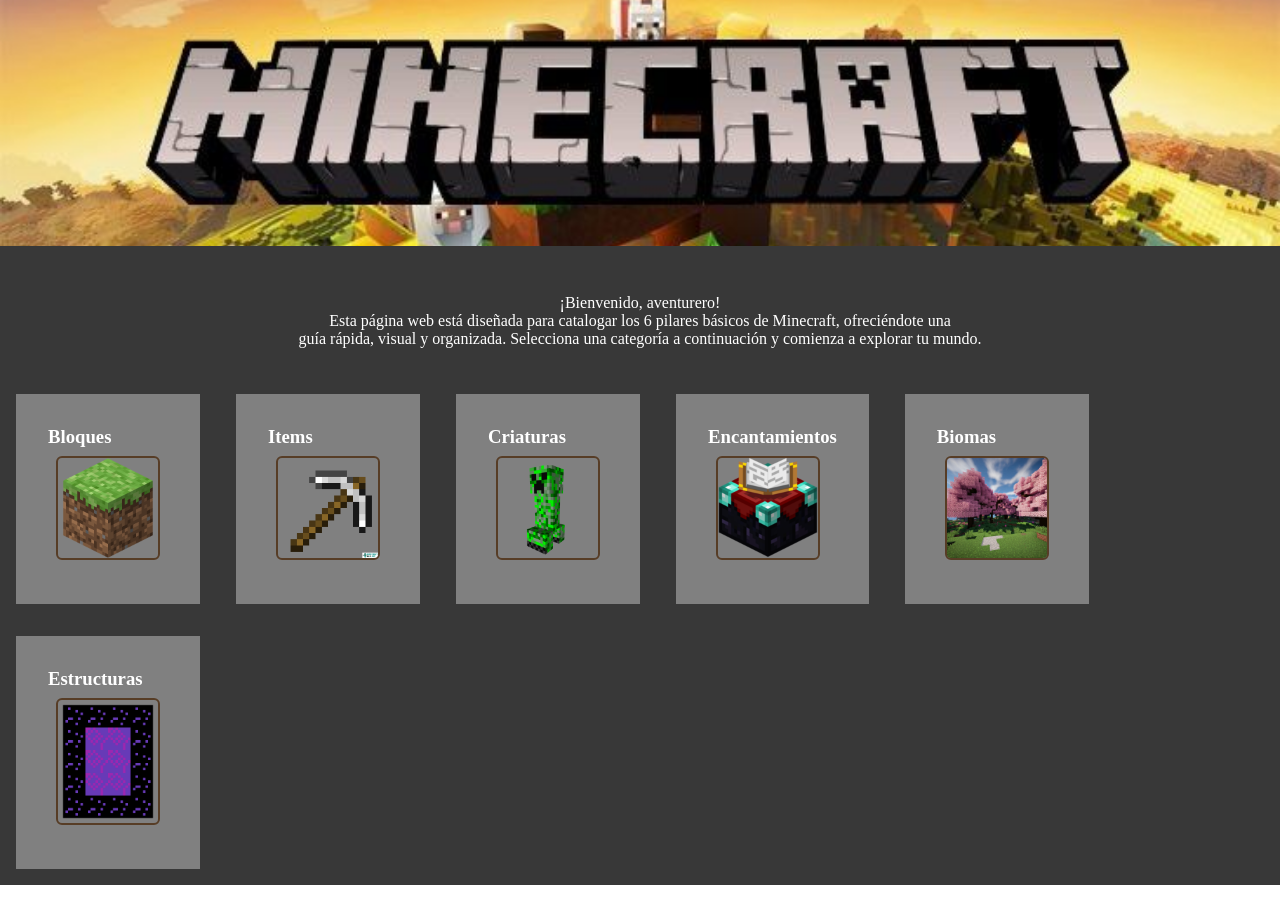
<file: index.html>
<!DOCTYPE html>
<html>
    <head>
        <link rel="stylesheet" href="estilo.css">
    </head>
    <body>
        <main>
        <header><h1></h1></header>
        <div class="bienvenida">
        <p><br>¡Bienvenido, aventurero!<br>
            Esta página web está diseñada para catalogar los 6 pilares básicos de Minecraft, ofreciéndote una 
            <br>guía rápida, visual y organizada. Selecciona una categoría a continuación y comienza a explorar tu mundo.<br></p>
        </div>
        <article>
            <a href="bloques.html">
                <h3>Bloques</h3>
            </a>
            <img src="bloque.png">
        </article>
        <article>
            <a href="items.html">
                <h3>Items</h3>
            </a>
            <img src="pico1.png">
        </article>
        <article>
            <a href="mobs.html">
                <h3>Criaturas</h3>
            </a>
            <img src="creeper.png">
        </article>
        <article>
            <a href="enc.html">
                <h3>Encantamientos</h3>
            </a>
            <img src="mesa.png">
        </article>
        <article>
            <a href="biomas.html">
                <h3>Biomas</h3>
            </a>
            <img src="bioma.jpg">
        </article>
        <article>
            <a href="struc.html">
                <h3>Estructuras</h3>
            </a>
            <img src="portale.png">
        </article>
        </main>
    </body>
</html>
</file>
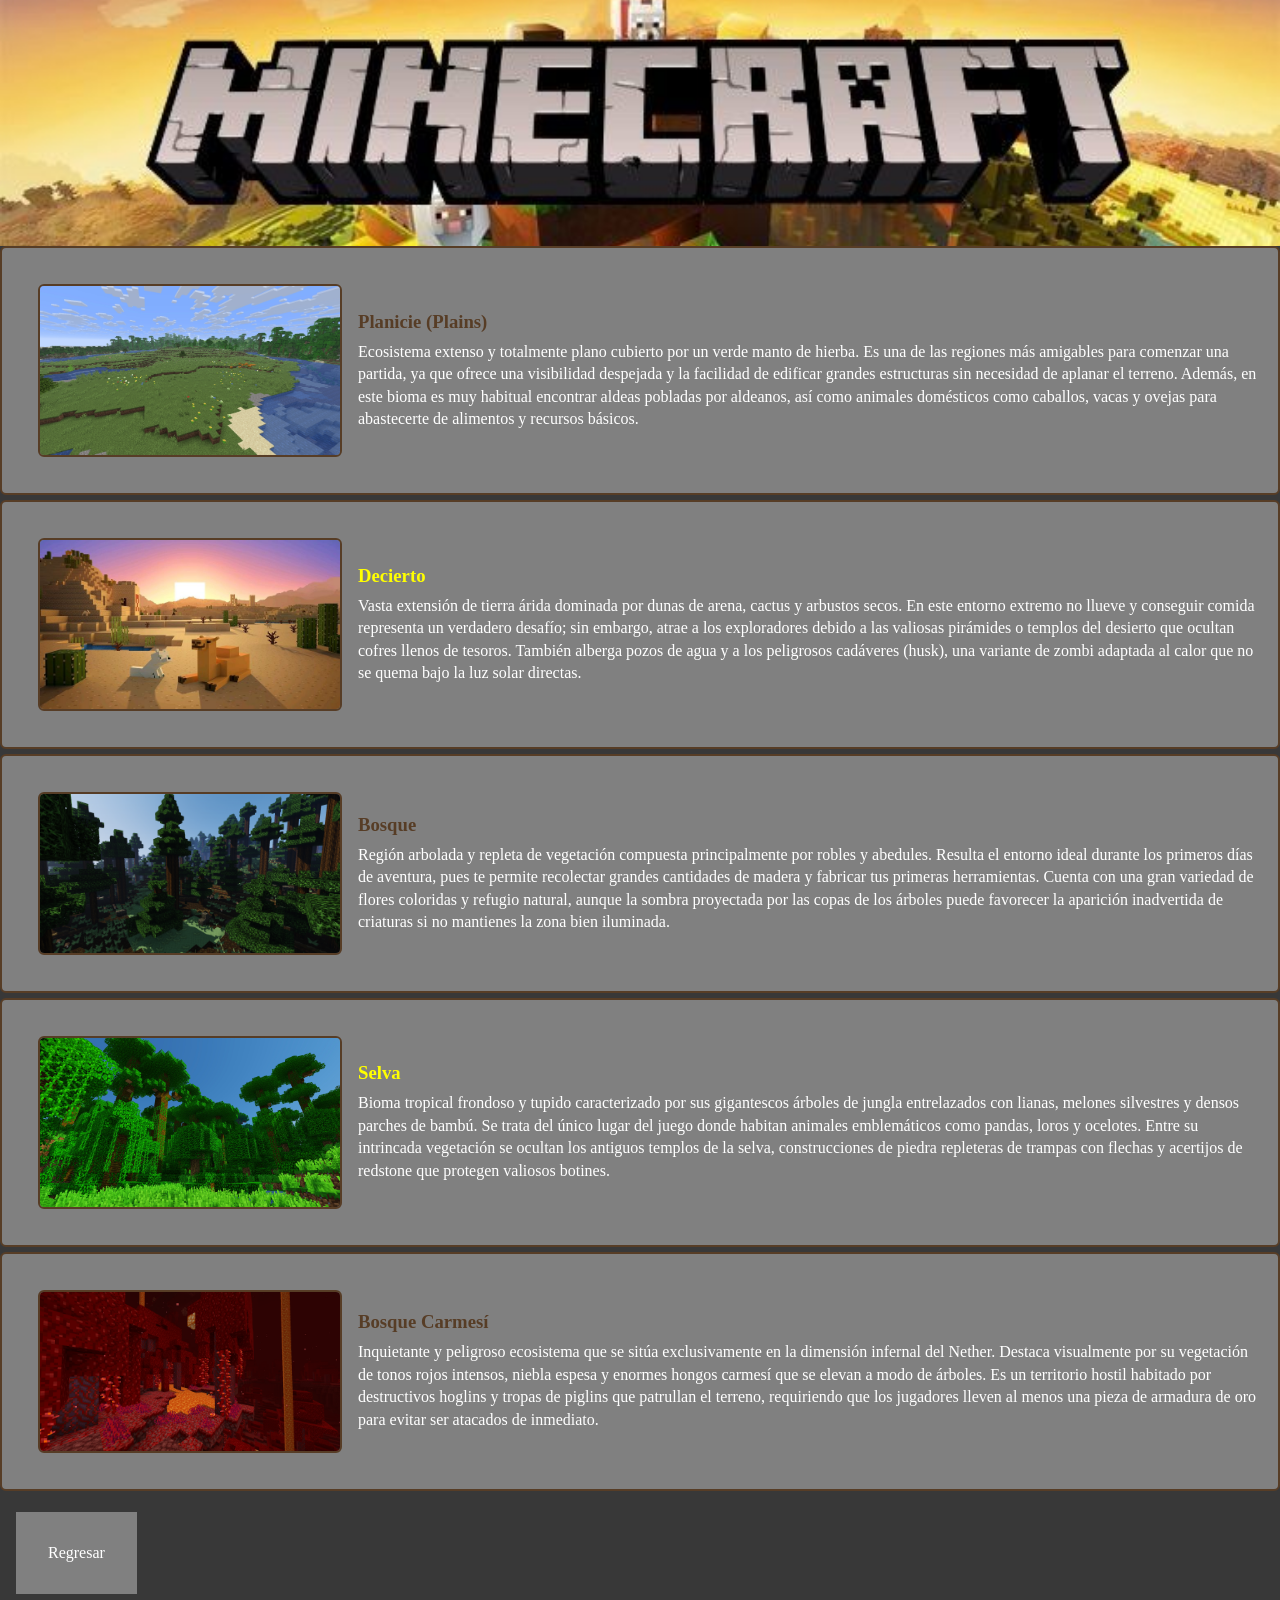
<file: biomas.html>
<!DOCTYPE html>
<html>
    <head>
        <meta charset="UTF-8">
        <link rel="stylesheet" href="estilo.css">
        <style>
            img{
                width: 300px;
                margin: 1em;
            }
        </style>
    </head>
    <body>
        <header></header>
         <main>
            <ul class="lista">
               <li class="tarjeta">
               <img src="plains.jpg" >
               <div class="info-item">
               <h3>Planicie (Plains)</h3>
               <p>Ecosistema extenso y totalmente plano cubierto por un verde manto de hierba. 
                Es una de las regiones más amigables para comenzar una partida, ya que ofrece
                una visibilidad despejada y la facilidad de edificar grandes estructuras sin necesidad 
                de aplanar el terreno. Además, en este bioma es muy habitual encontrar 
                aldeas pobladas por aldeanos, así como animales domésticos como caballos, 
                vacas y ovejas para abastecerte de alimentos y recursos básicos.</p>
               </div>
               </li>
               <li class="tarjeta">
               <img src="desert.jpg" >
               <div class="info-item">
               <h3>Decierto</h3>
               <p>Vasta extensión de tierra árida dominada por dunas de arena, cactus y arbustos secos. 
                En este entorno extremo no llueve y conseguir comida representa un verdadero desafío; 
                sin embargo, atrae a los exploradores debido a las valiosas pirámides o templos del 
                desierto que ocultan cofres llenos de tesoros. También alberga pozos de agua y a los 
                peligrosos cadáveres (husk), una variante de zombi adaptada al calor que no se quema 
                bajo la luz solar directas.</p>
               </div>
               </li>
               <li class="tarjeta">
               <img src="bosque.webp" >
               <div class="info-item">
               <h3>Bosque</h3>
               <p>Región arbolada y repleta de vegetación compuesta principalmente por robles y abedules. 
                Resulta el entorno ideal durante los primeros días de aventura, pues te permite recolectar 
                grandes cantidades de madera y fabricar tus primeras herramientas. Cuenta con una gran 
                variedad de flores coloridas y refugio natural, aunque la sombra proyectada por las copas 
                de los árboles puede favorecer la aparición inadvertida de criaturas si no mantienes la 
                zona bien iluminada.</p>
               </div>
               </li>
               <li class="tarjeta">
               <img src="selva.jpg" >
               <div class="info-item">
               <h3>Selva</h3>
               <p>Bioma tropical frondoso y tupido caracterizado por sus gigantescos árboles de jungla 
                entrelazados con lianas, melones silvestres y densos parches de bambú. Se trata del único 
                lugar del juego donde habitan animales emblemáticos como pandas, loros y ocelotes. Entre 
                su intrincada vegetación se ocultan los antiguos templos de la selva, construcciones de 
                piedra repleteras de trampas con flechas y acertijos de redstone que protegen valiosos 
                botines.</p>
               </div>
               </li>
               <li class="tarjeta">
               <img src="carmesibos.png" >
               <div class="info-item">
               <h3>Bosque Carmesí</h3>
               <p>Inquietante y peligroso ecosistema que se sitúa exclusivamente en la dimensión infernal 
                del Nether. Destaca visualmente por su vegetación de tonos rojos intensos, niebla espesa y 
                enormes hongos carmesí que se elevan a modo de árboles. Es un territorio hostil habitado 
                por destructivos hoglins y tropas de piglins que patrullan el terreno, requiriendo que los 
                jugadores lleven al menos una pieza de armadura de oro para evitar ser atacados de inmediato.</p>
               </div>
               </li>
            </ul>
            <section>
                <article><a href="index.html">Regresar</a></article>
            </section>
         </main>
    </body>
</html>
</file>
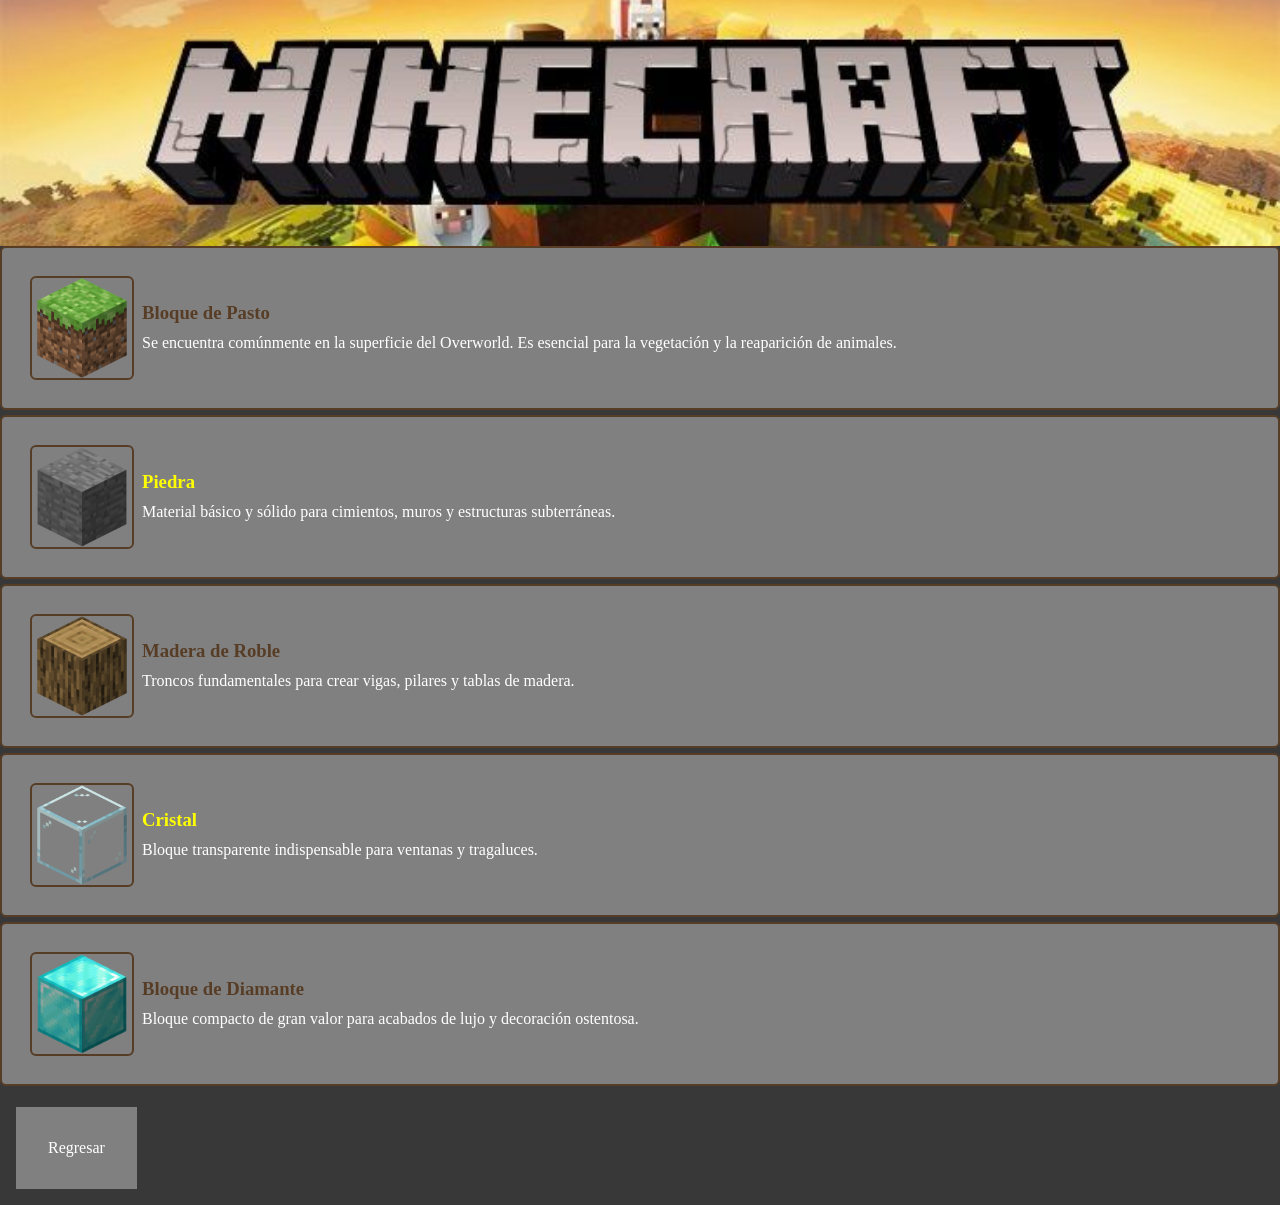
<file: bloques.html>
<!DOCTYPE html>
<html>
    <head>
        <meta charset="UTF-8">
        <link rel="stylesheet" href="estilo.css">
    </head>
    <body>
        <header></header>
         <main>
            <ul class="lista">
               <li class="tarjeta">
               <img src="bloque.png" > 
               <div class="info-item">
               <h3>Bloque de Pasto</h3>
               <p>Se encuentra comúnmente en la superficie del Overworld. 
                Es esencial para la vegetación y la reaparición de animales.</p>
               </div>
               </li>
               <li class="tarjeta">
               <img src="piedra.png" > 
               <div class="info-item">
               <h3>Piedra</h3>
               <p>Material básico y sólido para cimientos, muros y estructuras subterráneas.</p>
               </div>
               </li>
               <li class="tarjeta">
               <img src="madera.png" > 
               <div class="info-item">
               <h3>Madera de Roble</h3>
               <p>Troncos fundamentales para crear vigas, pilares y tablas de madera.</p>
               </div>
               </li>
               <li class="tarjeta">
               <img src="cristal.png" > 
               <div class="info-item">
               <h3>Cristal</h3>
               <p>Bloque transparente indispensable para ventanas y tragaluces.</p>
               </div>
               </li>
               <li class="tarjeta">
               <img src="diamon.png" > 
               <div class="info-item">
               <h3>Bloque de Diamante</h3>
               <p>Bloque compacto de gran valor para acabados de lujo y decoración ostentosa.</p>
               </div>
               </li>
            </ul>
            <section>
                <article><a href="index.html">Regresar</a></article>
            </section>
         </main>
    </body>
</html>
</file>
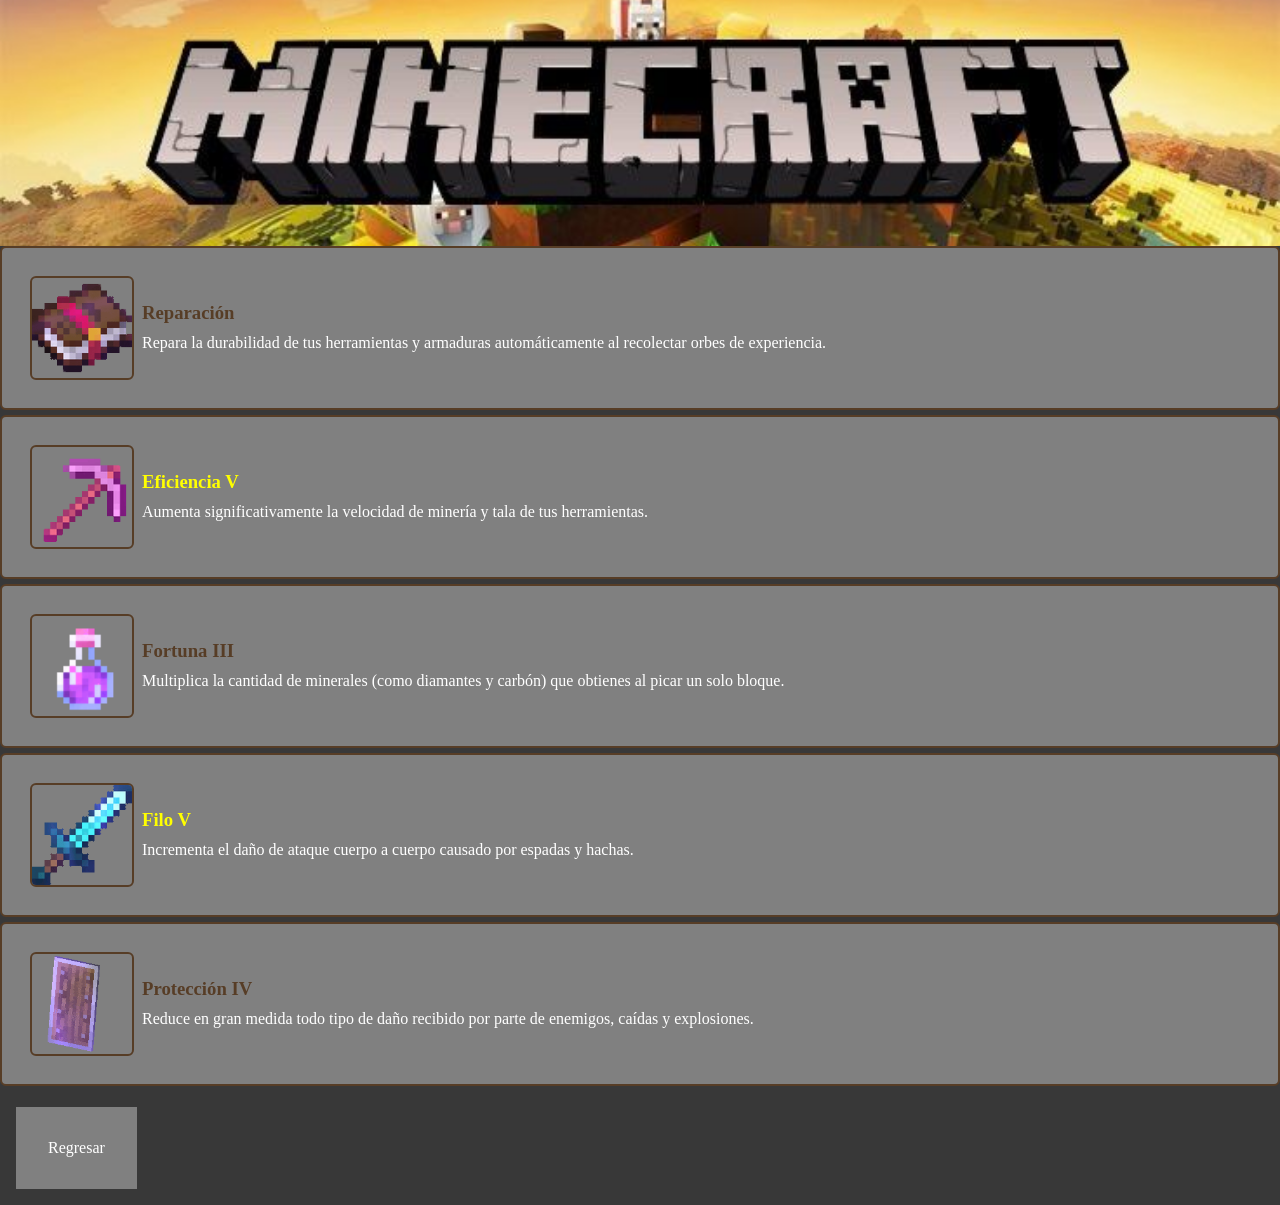
<file: enc.html>
<!DOCTYPE html>
<html>
    <head>
        <meta charset="UTF-8">
        <link rel="stylesheet" href="estilo.css">
    </head>
    <body>
        <header></header>
         <main>
            <ul class="lista">
               <li class="tarjeta">
               <img src="book.gif" >
               <div class="info-item">
               <h3>Reparación</h3>
               <p>Repara la durabilidad de tus herramientas y armaduras automáticamente al recolectar orbes de experiencia.</p>
               </div>
               </li>
               <li class="tarjeta">
               <img src="fortuna.webp" >
               <div class="info-item">
               <h3>Eficiencia V</h3>
               <p>Aumenta significativamente la velocidad de minería y tala de tus herramientas.</p>
               </div>
               </li>
               <li class="tarjeta">
               <img src="pocion.webp" >
               <div class="info-item">
               <h3>Fortuna III</h3>
               <p>Multiplica la cantidad de minerales (como diamantes y carbón) que obtienes al picar un solo bloque.</p>
               </div>
               </li>
               <li class="tarjeta">
               <img src="enc-sword.gif" >
               <div class="info-item">
               <h3>Filo V</h3>
               <p>Incrementa el daño de ataque cuerpo a cuerpo causado por espadas y hachas.</p>
               </div>
               </li>
               <li class="tarjeta">
               <img src="shield.gif" >
               <div class="info-item">
               <h3>Protección IV</h3>
               <p>Reduce en gran medida todo tipo de daño recibido por parte de enemigos, caídas y explosiones.</p>
               </div>
               </li>
            </ul>
            <section>
                <article><a href="index.html">Regresar</a></article>
            </section>
         </main>
    </body>
</html>
</file>
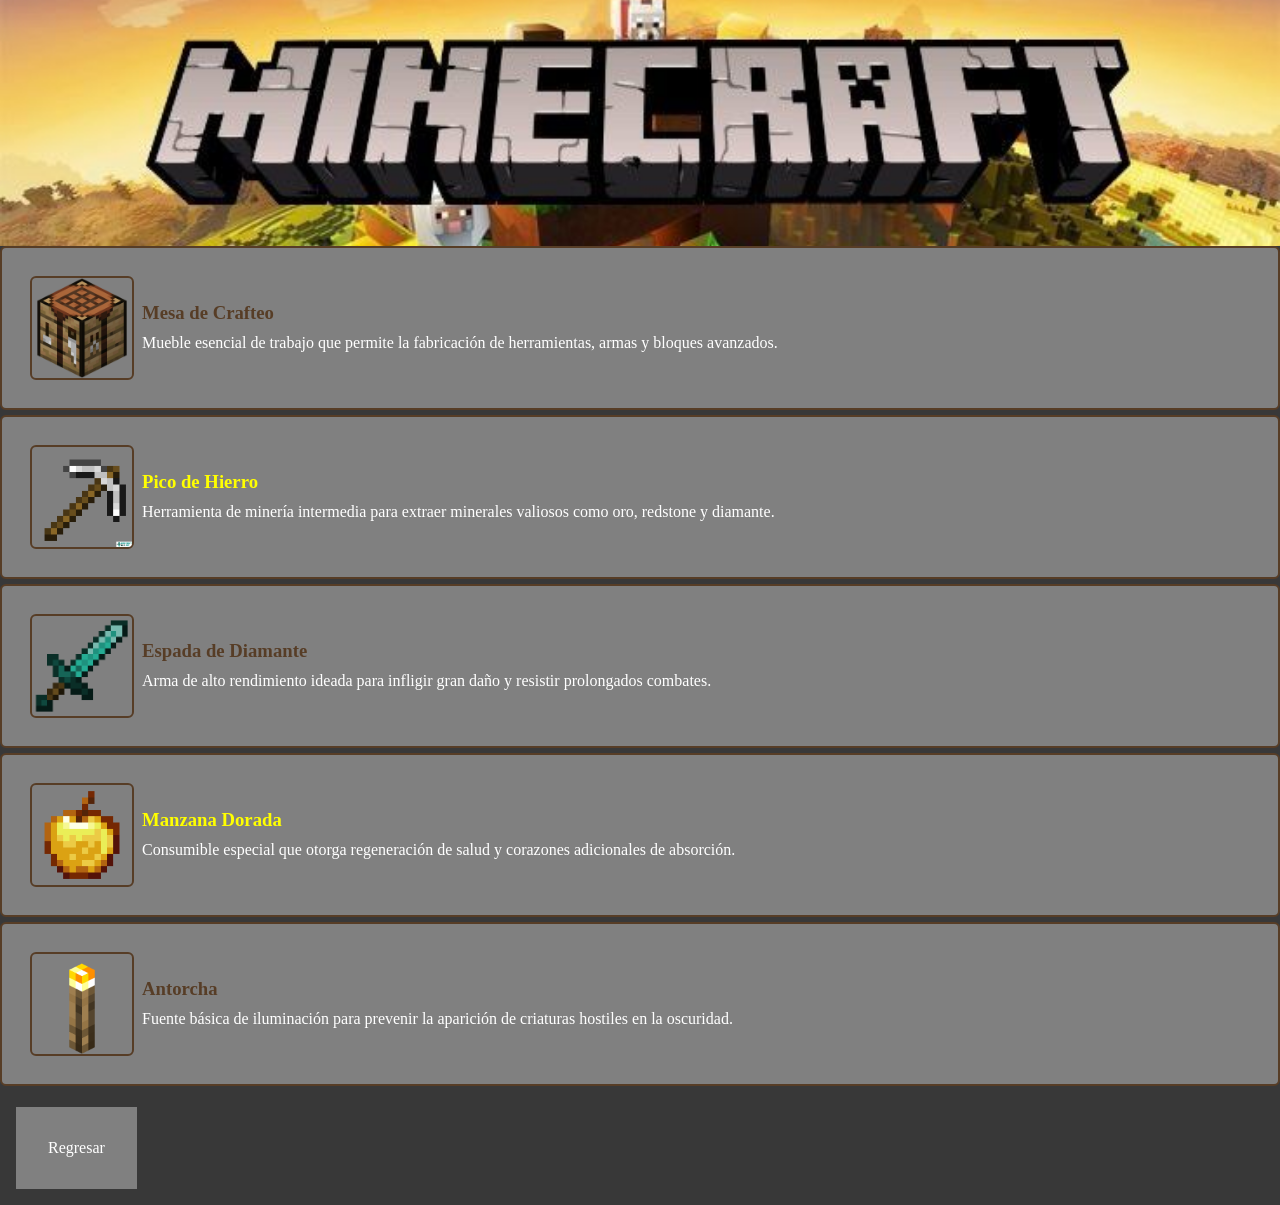
<file: items.html>
<!DOCTYPE html>
<html>
    <head>
        <meta charset="UTF-8">
        <link rel="stylesheet" href="estilo.css">
    </head>
    <body>
        <header></header>
         <main>
            <ul class="lista">
               <li class="tarjeta">
               <img src="mcraf.webp" >
               <div class="info-item">
               <h3>Mesa de Crafteo</h3>
               <p>Mueble esencial de trabajo que permite la fabricación de herramientas, armas y bloques avanzados.</p>
               </div>
               </li>
               <li class="tarjeta">
               <img src="pico1.png" >
               <div class="info-item">
               <h3>Pico de Hierro</h3>
               <p>Herramienta de minería intermedia para extraer minerales valiosos como oro, redstone y diamante.</p>
               </div>
               </li>
               <li class="tarjeta">
               <img src="sword.png" >
               <div class="info-item">
               <h3>Espada de Diamante</h3>
               <p>Arma de alto rendimiento ideada para infligir gran daño y resistir prolongados combates.</p>
               </div>
               </li>
               <li class="tarjeta">
               <img src="manza.png" >
               <div class="info-item">
               <h3>Manzana Dorada</h3>
               <p>Consumible especial que otorga regeneración de salud y corazones adicionales de absorción.</p>
               </div>
               </li>
               <li class="tarjeta">
               <img src="torch.webp" >
               <div class="info-item">
               <h3>Antorcha</h3>
               <p>Fuente básica de iluminación para prevenir la aparición de criaturas hostiles en la oscuridad.</p>
               </div>
               </li>
            </ul>
            <section>
                <article><a href="index.html">Regresar</a></article>
            </section>
         </main>
    </body>
</html>
</file>
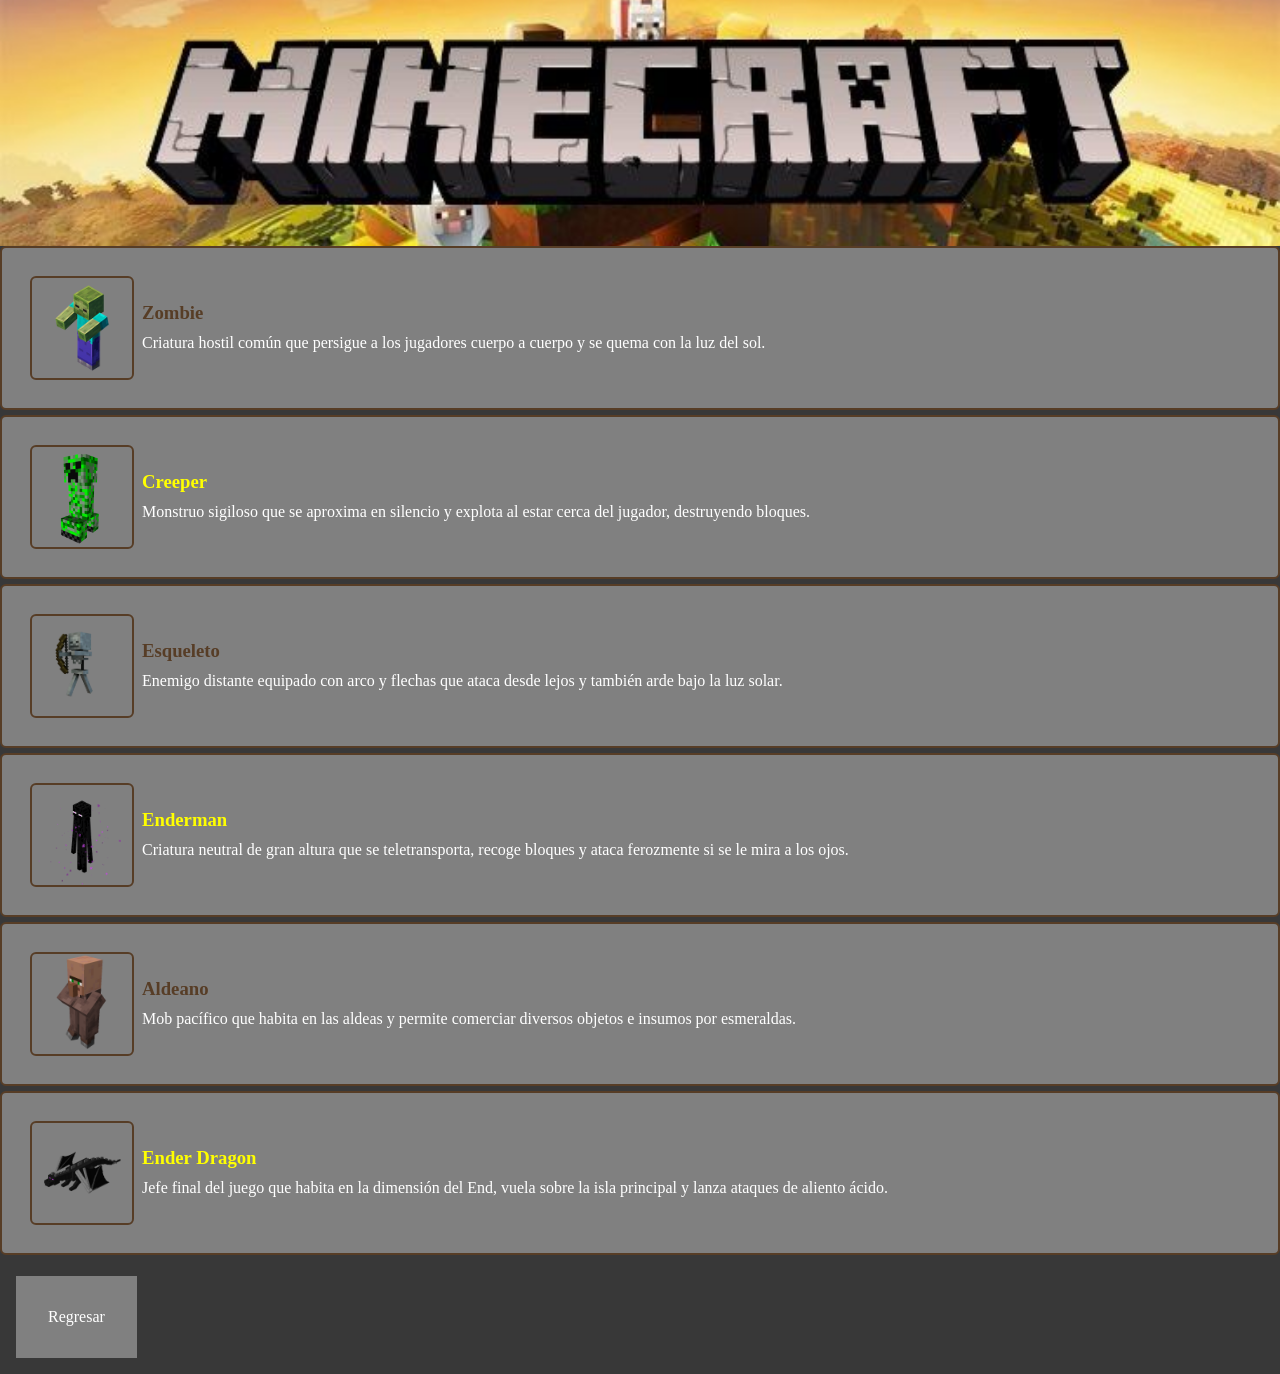
<file: mobs.html>
<!DOCTYPE html>
<html>
    <head>
        <meta charset="UTF-8">
        <link rel="stylesheet" href="estilo.css">
    </head>
    <body>
        <header></header>
         <main>
            <ul class="lista">
               <li class="tarjeta">
               <img src="zombi.webp" >
               <div class="info-item">
               <h3>Zombie</h3>
               <p>Criatura hostil común que persigue a los jugadores cuerpo a cuerpo y se quema con la luz del sol.</p>
               </div>
               </li>
               <li class="tarjeta">
               <img src="creeper.png" >
               <div class="info-item">
               <h3>Creeper</h3>
               <p>Monstruo sigiloso que se aproxima en silencio y explota al estar cerca del jugador, destruyendo bloques.</p>
               </div>
               </li>
               <li class="tarjeta">
               <img src="esq.webp" >
               <div class="info-item">
               <h3>Esqueleto</h3>
               <p>Enemigo distante equipado con arco y flechas que ataca desde lejos y también arde bajo la luz solar.</p>
               </div>
               </li>
               <li class="tarjeta">
               <img src="enderman.png" >
               <div class="info-item">
               <h3>Enderman</h3>
               <p>Criatura neutral de gran altura que se teletransporta, recoge bloques y ataca ferozmente si se le mira a los ojos.</p>
               </div>
               </li>
               <li class="tarjeta">
               <img src="alde.gif" >
               <div class="info-item">
               <h3>Aldeano</h3>
               <p>Mob pacífico que habita en las aldeas y permite comerciar diversos objetos e insumos por esmeraldas.</p>
               </div>
               </li>
               <li class="tarjeta">
               <img src="dragon.png" >
               <div class="info-item">
               <h3>Ender Dragon</h3>
               <p>Jefe final del juego que habita en la dimensión del End, vuela sobre la isla principal y lanza ataques de aliento ácido.</p>
               </div>
               </li>
            </ul>
            <section>
                <article><a href="index.html">Regresar</a></article>
            </section>
         </main>
    </body>
</html>
</file>
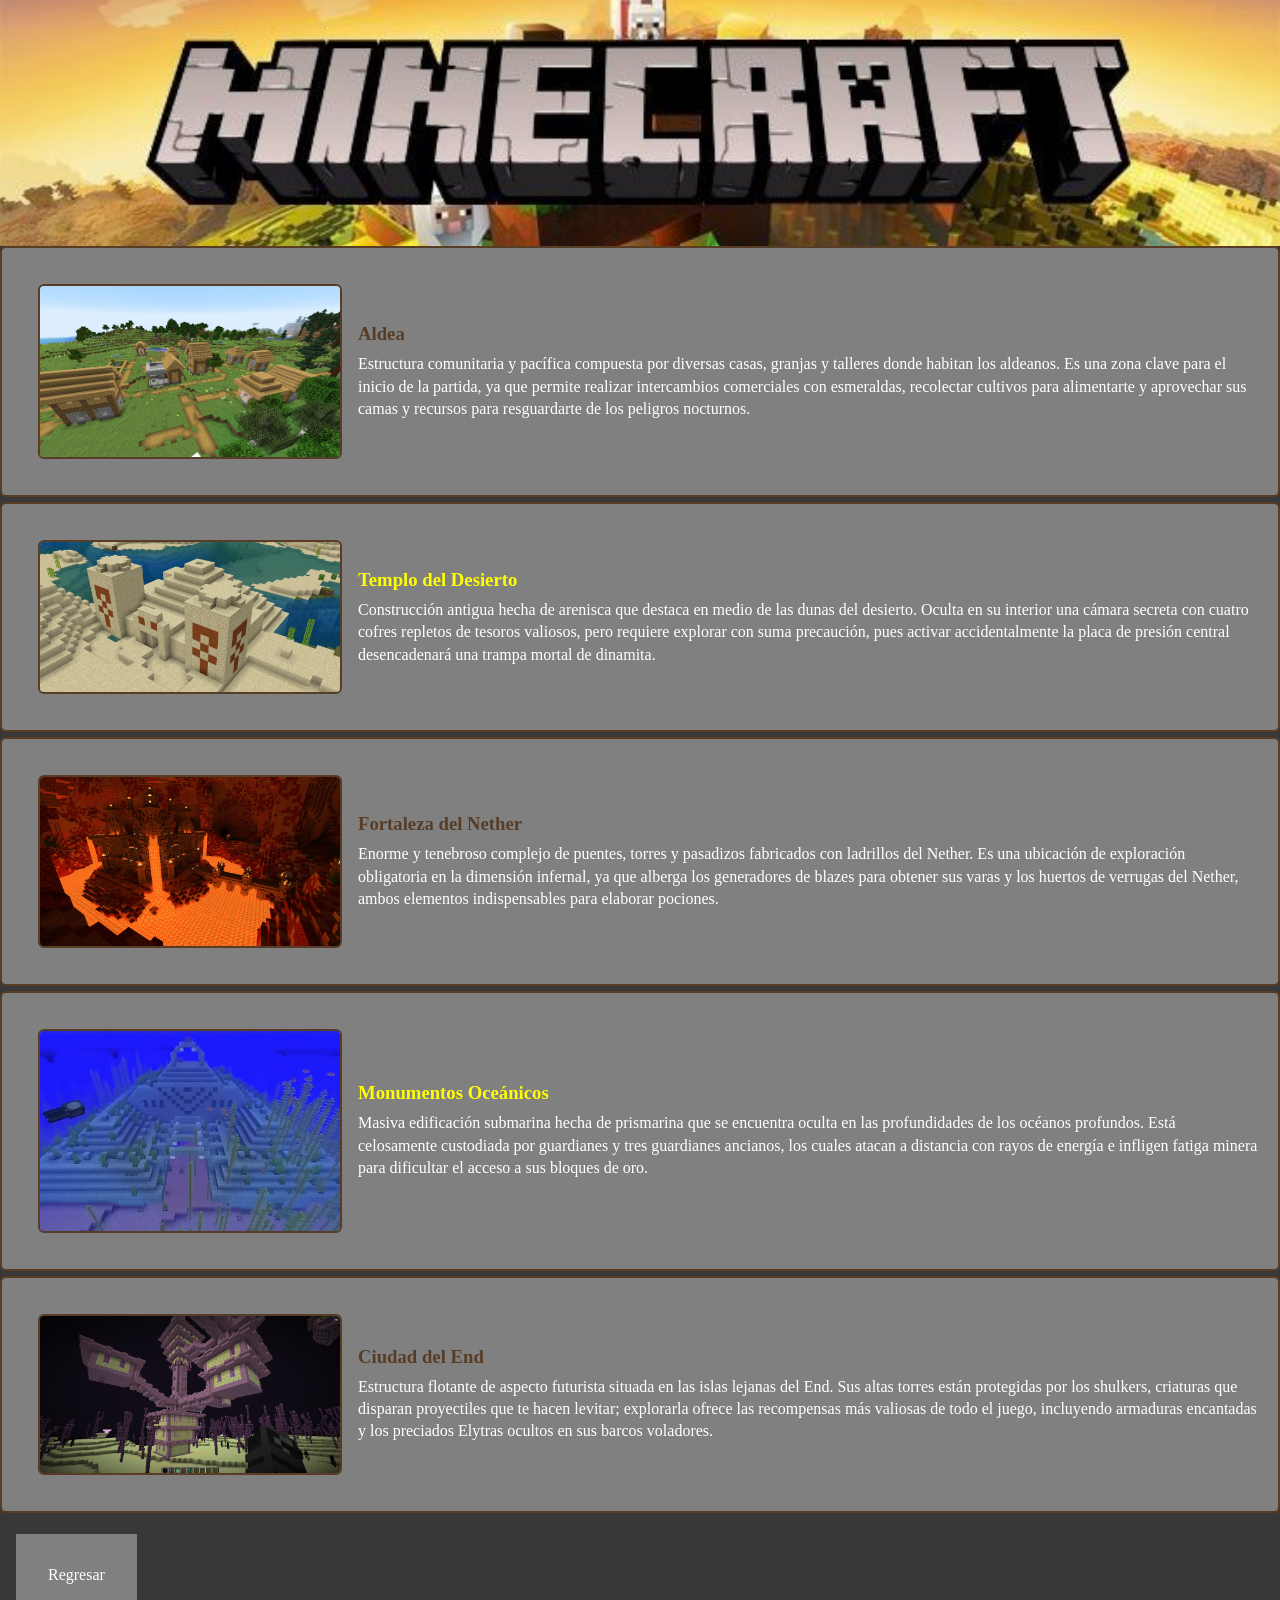
<file: struc.html>
<!DOCTYPE html>
<html>
    <head>
        <meta charset="UTF-8">
        <link rel="stylesheet" href="estilo.css">
        <style>
            img{
                width: 300px;
                margin: 1em;
            }
        </style>
    </head>
    <body>
        <header></header>
         <main>
            <ul class="lista">
               <li class="tarjeta">
               <img src="aldea.jpg" >
               <div class="info-item">
               <h3>Aldea</h3>
               <p>Estructura comunitaria y pacífica compuesta por diversas casas, granjas y talleres 
                donde habitan los aldeanos. Es una zona clave para el inicio de la partida, ya que 
                permite realizar intercambios comerciales con esmeraldas, recolectar cultivos para 
                alimentarte y aprovechar sus camas y recursos para resguardarte de los peligros nocturnos.</p>
               </div>
               </li>
               <li class="tarjeta">
               <img src="templodes.avif" >
               <div class="info-item">
               <h3>Templo del Desierto</h3>
               <p>Construcción antigua hecha de arenisca que destaca en medio de las dunas del desierto. 
               Oculta en su interior una cámara secreta con cuatro cofres repletos de tesoros valiosos, pero 
               requiere explorar con suma precaución, pues activar accidentalmente la placa de presión central 
               desencadenará una trampa mortal de dinamita.</p>
               </div>
               </li>
               <li class="tarjeta">
               <img src="netherfor.webp" >
               <div class="info-item">
               <h3>Fortaleza del Nether</h3>
               <p>Enorme y tenebroso complejo de puentes, torres y pasadizos fabricados con ladrillos del Nether. 
                Es una ubicación de exploración obligatoria en la dimensión infernal, ya que alberga los generadores 
                de blazes para obtener sus varas y los huertos de verrugas del Nether, ambos elementos indispensables 
                para elaborar pociones.</p>
               </div>
               </li>
               <li class="tarjeta">
               <img src="ocean.webp" >
               <div class="info-item">
               <h3>Monumentos Oceánicos</h3>
               <p>Masiva edificación submarina hecha de prismarina que se encuentra oculta en las profundidades de los 
                océanos profundos. Está celosamente custodiada por guardianes y tres guardianes ancianos, los cuales 
                atacan a distancia con rayos de energía e infligen fatiga minera para dificultar el acceso a sus bloques 
                de oro.</p>
               </div>
               </li>
               <li class="tarjeta">
               <img src="cityend.png" >
               <div class="info-item">
               <h3>Ciudad del End</h3>
               <p>Estructura flotante de aspecto futurista situada en las islas lejanas del End. Sus altas torres están 
                protegidas por los shulkers, criaturas que disparan proyectiles que te hacen levitar; explorarla ofrece 
                las recompensas más valiosas de todo el juego, incluyendo armaduras encantadas y los preciados Elytras 
                ocultos en sus barcos voladores.</p>
               </div>
               </li>
            </ul>
            <section>
                <article><a href="index.html">Regresar</a></article>
            </section>
         </main>
    </body>
</html>
</file>
<file: estilo.css>
*{
    margin: 0;
    padding: 0;
}
header{
    background-size: cover;
    background-position: center;
    background-repeat: no-repeat;
    background-image: url(mine.jpg);
    padding: 3em;
    min-height: 150px
}
img{
    width: 100px;
    margin: 0.5em;
    border-radius: 6px;
    border: 2px solid #573d26;
}
main{
    background-color: #383838;
    color: white;
}
article{
    margin: 1em;
    padding: 2em;
    display: inline-block;
    background-color: gray;
}
a{
    text-decoration: none;
    color: white;
}
article:hover{
    background-color: #55ff55;
}
.bienvenida{
    margin: 30px auto;
    max-width: 800px;
    text-align: center;
}
.lista{
    list-style: none;
    padding: 0;
    margin: 0;
}
.info-item h3{
  margin-top: 0;
  margin-bottom: 8px;
}
.lista li:nth-child(odd){
  color:  #573d26;
}
.lista li:nth-child(even){
  color: yellow;
}
.tarjeta{
  display: flex;
  align-items: center;
  padding: 20px;
  margin-bottom: 5px;
  border-radius: 6px;
  border: 2px solid #573d26;
  transition: all 0.3s ease;
  background-color: gray;
}
.tarjeta:hover {
  background-color: #55ff55;
  border-color: lightseagreen;
  transform: translateX(10px);
}

.img-item {
  width: 70px;
  height: auto;
  margin-right: 25px;
  object-fit: contain;
}
.info-item p {
  color: white;
  margin: 0;
  line-height: 1.4;
}
</file>
